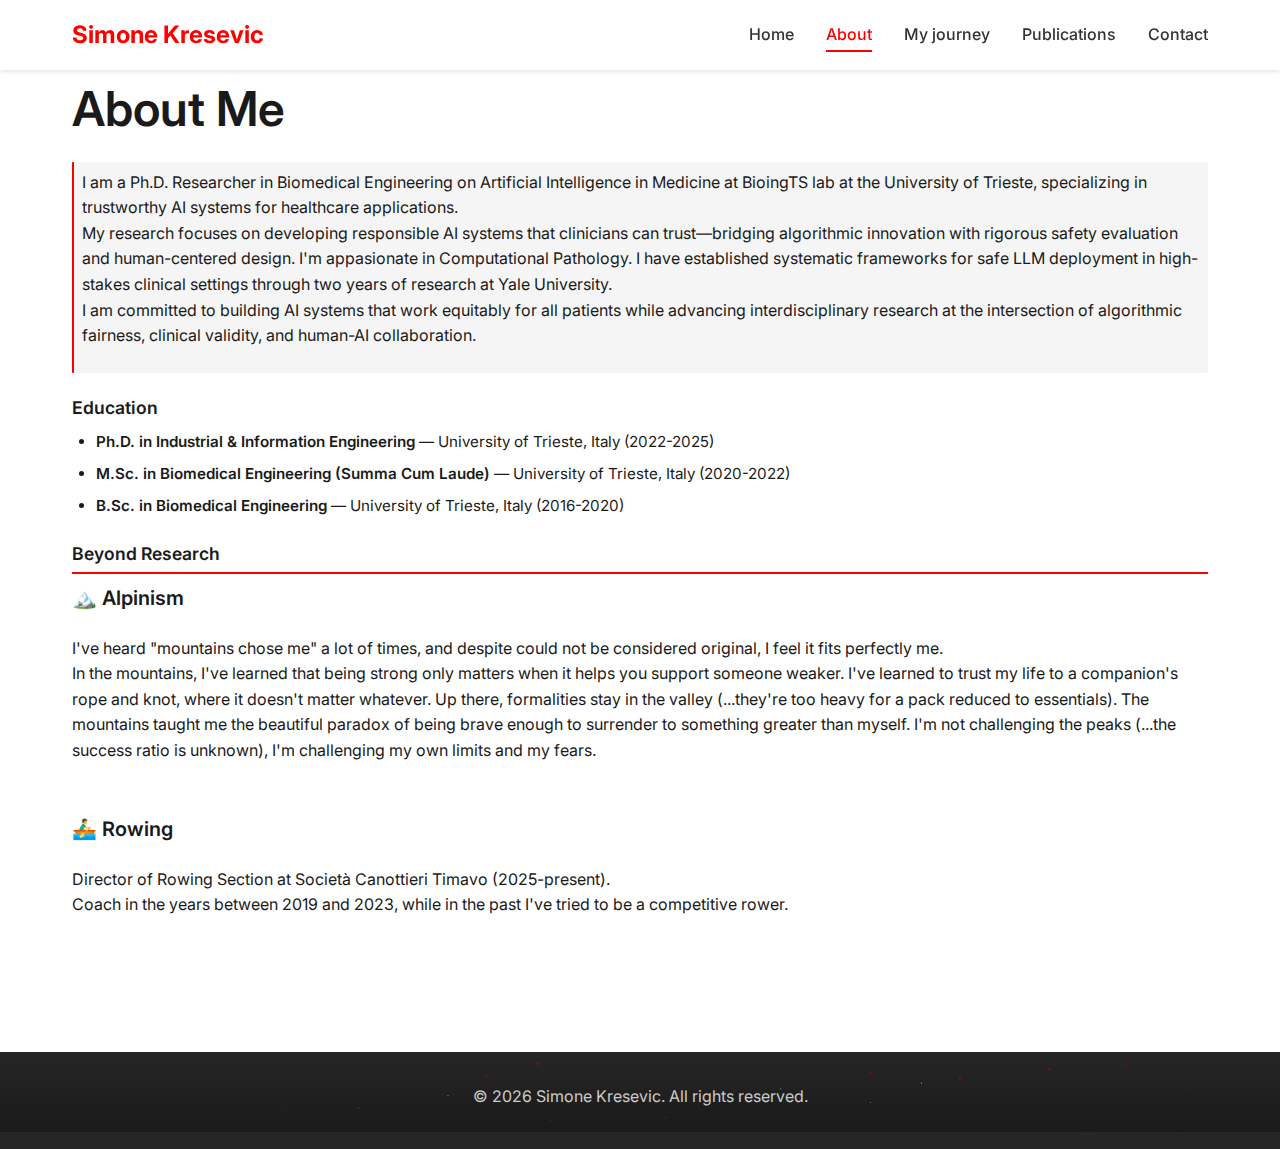
<file: about.html>
<!DOCTYPE html>
<html lang="en">
<head>
    <meta charset="UTF-8">
    <meta name="viewport" content="width=device-width, initial-scale=1.0">
    <title>About | Simone Kresevic</title>
    <link rel="stylesheet" href="styles.css">
    <link rel="preconnect" href="https://fonts.googleapis.com">
    <link rel="preconnect" href="https://fonts.gstatic.com" crossorigin>
    <link href="https://fonts.googleapis.com/css2?family=Inter:wght@300;400;500;600;700&family=Caveat:wght@400;600;700&display=swap" rel="stylesheet">
</head>
<body>
    <!-- Navigation -->
    <nav class="navbar">
        <div class="nav-container">
            <div class="nav-brand">Simone Kresevic</div>
            <ul class="nav-menu">
                <li><a href="index.html" class="nav-link">Home</a></li>
                <li><a href="about.html" class="nav-link active">About</a></li>
                <li><a href="research.html" class="nav-link">My journey</a></li>
                <li><a href="https://scholar.google.com/citations?user=6Oiq5h4AAAAJ&hl=it&oi=ao"  class="nav-link" target="_blank" rel="noopener noreferrer">Publications</a></li>
                <li><a href="contact.html" class="nav-link">Contact</a></li>
            </ul>
            <div class="hamburger">
                <span></span>
                <span></span>
                <span></span>
            </div>
        </div>
    </nav>

    <!-- About Section -->
    <section class="page-section about">
        <div class="container">
            <h1 class="page-title">About Me </h1>
            
            <div class="about-content">
                <div class="education-compact">
                    <p>
                        I am a Ph.D. Researcher in Biomedical Engineering on Artificial Intelligence in Medicine at BioingTS lab at the University of Trieste, 
                        specializing in trustworthy AI systems for healthcare applications.
                    <br>
                        My research focuses on developing responsible AI systems that clinicians can trust—bridging algorithmic 
                        innovation with rigorous safety evaluation and human-centered design. I'm appasionate in Computational Pathology. I have established 
                        systematic frameworks for safe LLM deployment in high-stakes clinical settings through two years of research 
                        at Yale University.
                    <br>
                        I am committed to building AI systems that work equitably for all patients while advancing interdisciplinary 
                        research at the intersection of algorithmic fairness, clinical validity, and human-AI collaboration.
                </div>
                    
                    
                    <!-- 
                    <h2 class="subsection-title">Education</h2>
                        <div class="education-item">
                        <div class="edu-header">
                            <h3>Ph.D. in Industrial & Information Engineering</h3>
                            <span class="edu-date">Dec. 2022 - Dec. 2026</span>
                        </div>
                        <p class="edu-institution">University of Trieste, Italy</p>
                        <p class="edu-detail">Specialization: Bioengineering and Artificial Intelligence 
                        </br> PNRR/Ateneo fellowship (co-funded with Prodigys s.r.l.)
                        </br> <strong>Supervisors:</strong> Prof. A. Accardo, Prof. M. Ajcevic</p>
                    </div>
                    
                    <div class="education-item">
                        <div class="edu-header">
                            <h3>M.Sc. in Biomedical Engineering</h3>
                            <span class="edu-date">Oct. 2020 - Oct. 2022</span>
                        </div>
                        <p class="edu-institution">(110/110 Summa Cum Laude), University of Trieste, Italy</p>
                        <p class="edu-detail"> <strong>Thesis:</strong> Convolutional neural networks for diagnosis and prediction of liver disease from ultrasound imaging
                        </br> <strong>Supervisor:</strong> Prof. A. Accardo</p>
                    </div> -->
                    <h3 class="edu-compact-title">Education</h3>
                    <ul class="education-list">
                        <li class="edu-list-item">
                            <strong>Ph.D. in Industrial & Information Engineering</strong> — University of Trieste, Italy (2022-2025)
                        </li>
                        <li class="edu-list-item">
                            <strong>M.Sc. in Biomedical Engineering (Summa Cum Laude)</strong> — University of Trieste, Italy (2020-2022) 
                        </li>
                        <li class="edu-list-item">
                            <strong>B.Sc. in Biomedical Engineering</strong> — University of Trieste, Italy (2016-2020) 
                        </li>
                    </ul>
                </div>

                <h3 class="edu-compact-title beyond-research-title">Beyond Research</h3>
                    
  
                    
                    <div class="extra-activities">
                        <div class="activity-card">
                            <h5>🏔️ Alpinism</h5>
                            <br>
                            <p>I've heard "mountains chose me" a lot of times, and despite could not be considered original, I feel it fits perfectly me. 
                            <br>In the mountains, I've learned that being strong only matters when it helps you support someone weaker. I've learned to trust my life to a companion's rope and knot, where it doesn't matter whatever. Up there, formalities stay in the valley (...they're too heavy for a pack reduced to essentials).
                            The mountains taught me the beautiful paradox of being brave enough to surrender to something greater than myself. I'm not challenging the peaks (...the success ratio is unknown), I'm challenging my own limits and my fears. 
                        </div>
                        
                        <div class="activity-card">
                            <h5>🚣‍♂️ Rowing</h5>
                            <p><br>Director of Rowing Section at Società Canottieri Timavo (2025-present). 
                                <br> Coach in the years between 2019 and 2023, while in the past I've tried to be a competitive rower.</p>
                        </div>
                    </div>
                </div>
            </div>
        </div>
    </section>
    <!-- Contact Popup -->
    <div id="contactPopup" class="popup-overlay">
        <div class="popup-content">
            <button class="popup-close" id="closePopup">&times;</button>
            <h3>Contact Information</h3>
            <div class="contact-details">
                <div class="contact-item-popup">
                    <svg width="20" height="20" viewBox="0 0 24 24" fill="var(--epfl-red)">
                        <path d="M20 4H4c-1.1 0-1.99.9-1.99 2L2 18c0 1.1.9 2 2 2h16c1.1 0 2-.9 2-2V6c0-1.1-.9-2-2-2zm0 4l-8 5-8-5V6l8 5 8-5v2z"/>
                    </svg>
                    <div>
                        <p class="contact-label">Email</p>
                        <a class="contact-value"><span>simone.kresevic@phd.units.it</span></a>
                    </div>
                </div>
                <div class="contact-item-popup">
                    <svg width="20" height="20" viewBox="0 0 24 24" fill="var(--epfl-red)">
                        <path d="M12 2C8.13 2 5 5.13 5 9c0 5.25 7 13 7 13s7-7.75 7-13c0-3.87-3.13-7-7-7zm0 9.5c-1.38 0-2.5-1.12-2.5-2.5s1.12-2.5 2.5-2.5 2.5 1.12 2.5 2.5-1.12 2.5-2.5 2.5z"/>
                    </svg>
                    <div>
                        <p class="contact-label">Work Address</p>
                        <p class="contact-value">BioingTS lab at University of Trieste</p>
                        <p class="contact-value">Via Alfonso Valerio, C3 Building</p>
                        <p class="contact-value">Trieste, Italy</p>
                    </div>
                </div>
            </div>
        </div>
    </div>

    <!-- Footer -->
    <footer class="footer">
        <div class="container">
            <p>&copy; 2025 Simone Kresevic. All rights reserved.</p>
        </div>
    </footer>

    <script src="script.js"></script>
    <script src="about-galleries.js"></script>
</body>
</html>
</file>
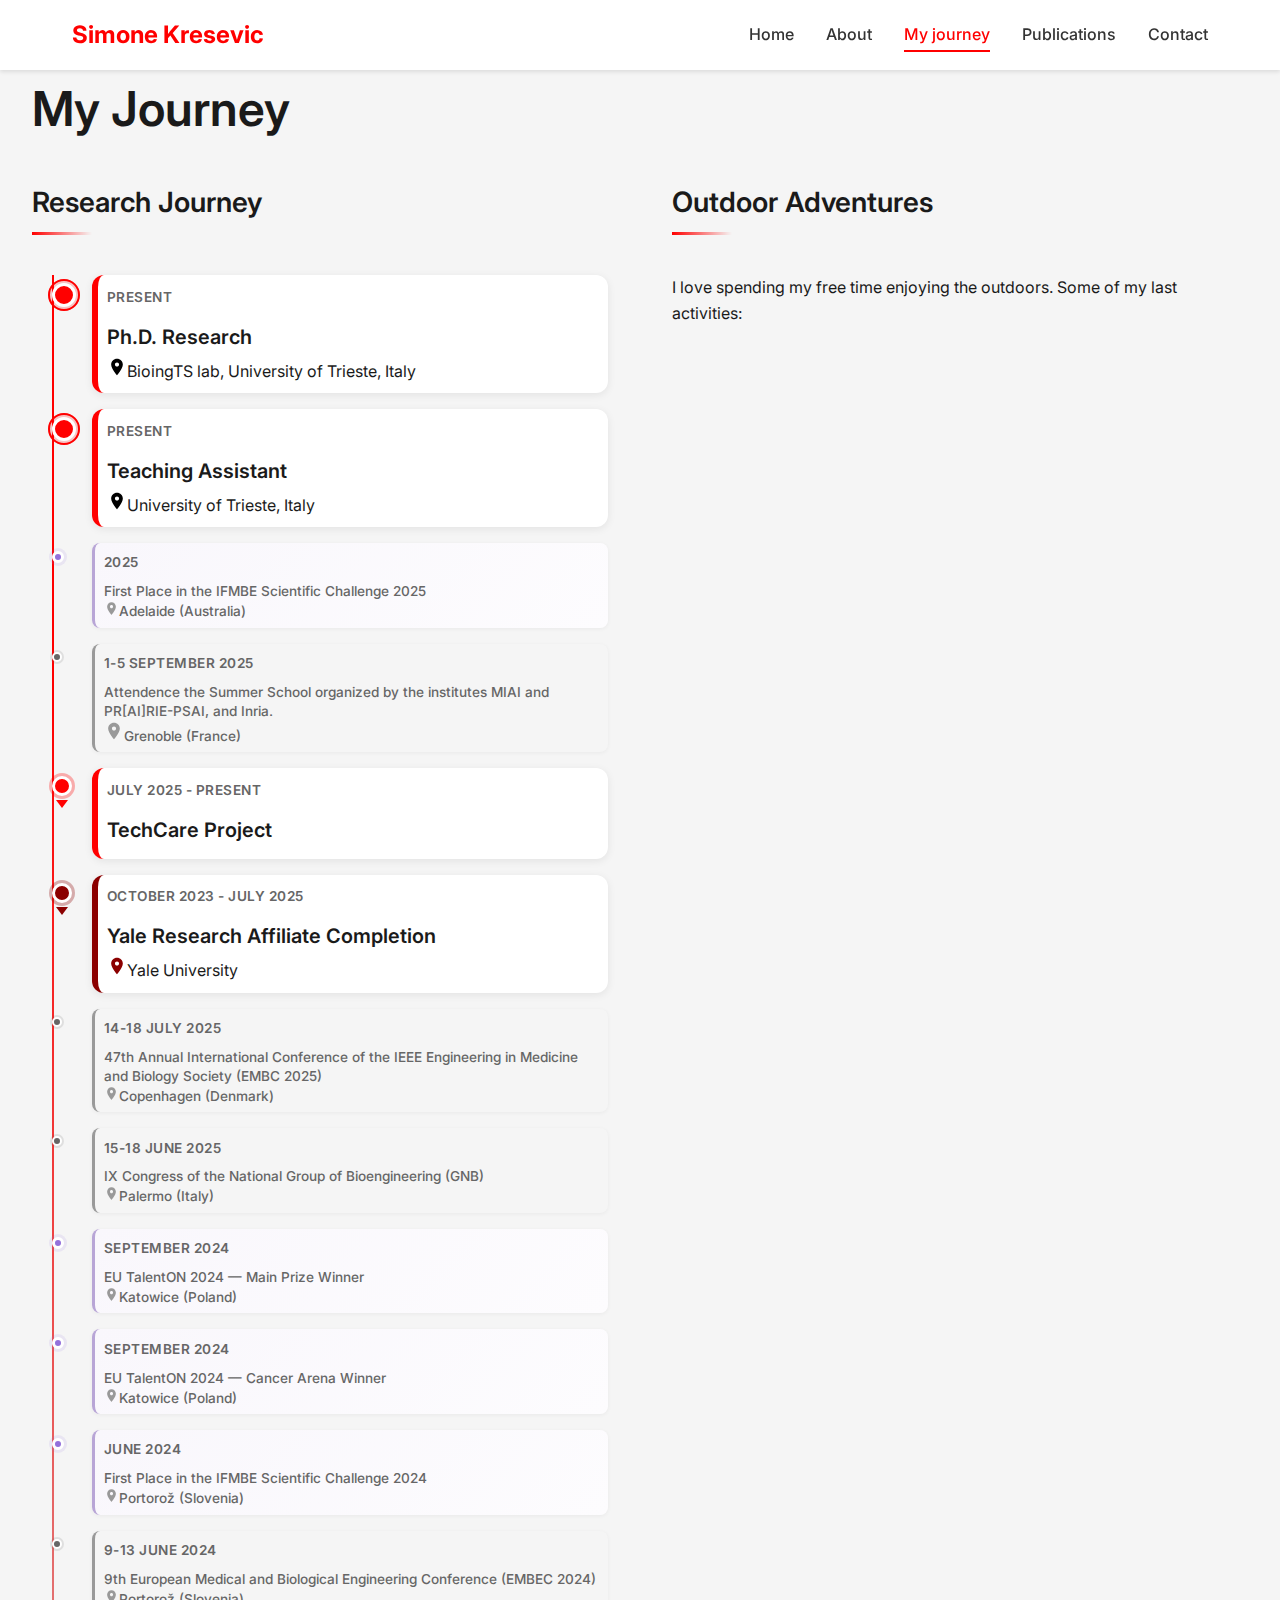
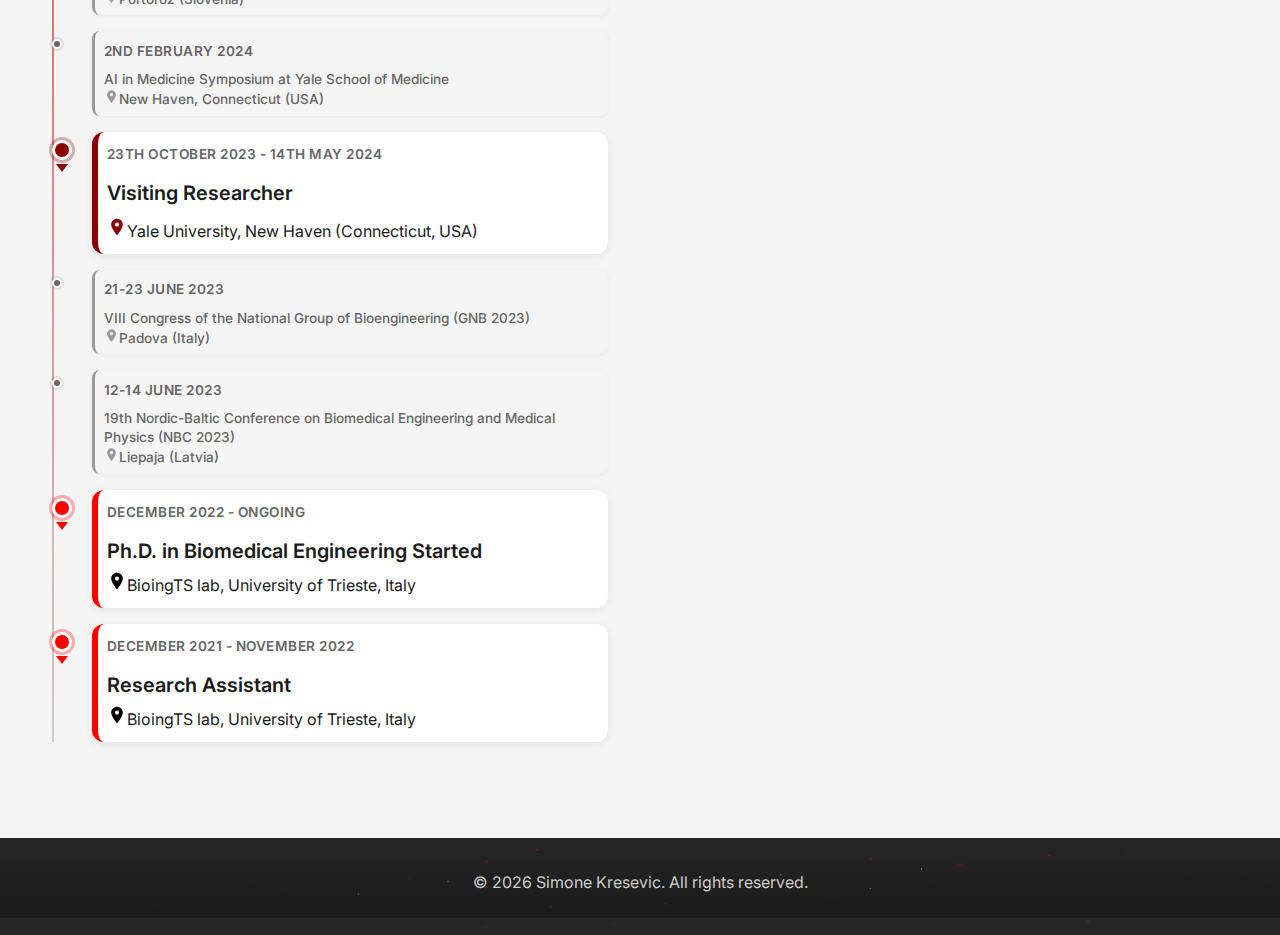
<file: research.html>
<!DOCTYPE html>
<!-- 🧗‍♂️⛰️ -->
<html lang="en">
<head>
    <meta charset="UTF-8">
    <meta name="viewport" content="width=device-width, initial-scale=1.0">
    <title>Research | Simone Kresevic</title>
    <link rel="stylesheet" href="styles.css">
    <link rel="preconnect" href="https://fonts.googleapis.com">
    <link rel="preconnect" href="https://fonts.gstatic.com" crossorigin>
    <link href="https://fonts.googleapis.com/css2?family=Inter:wght@300;400;500;600;700&family=Caveat:wght@400;600;700&display=swap" rel="stylesheet">
</head>
<body>
    <!-- Navigation -->
    <nav class="navbar">
        <div class="nav-container">
            <div class="nav-brand">Simone Kresevic</div>
            <ul class="nav-menu">
                <li><a href="index.html" class="nav-link">Home</a></li>
                <li><a href="about.html" class="nav-link">About</a></li>
                <li><a href="research.html" class="nav-link active">My journey</a></li>
                <li><a href="https://scholar.google.com/citations?user=6Oiq5h4AAAAJ&hl=it&oi=ao"  class="nav-link" target="_blank" rel="noopener noreferrer">Publications</a></li>
                <li><a href="contact.html" class="nav-link">Contact</a></li>
            </ul>
            <div class="hamburger">
                <span></span>
                <span></span>
                <span></span>
            </div>
        </div>
    </nav>

    <!-- Research Section -->
    <section class="page-section research">
        <div class="container-wide">
            <h1 class="page-title">My Journey</h1>
            
            <!-- Two Column Layout -->
            <div class="research-layout">
                
                <!-- Left Column: Timeline -->
                <div class="timeline-column">
                    <h2 class="column-title">Research Journey</h2>
                    <div class="elegant-timeline">
                        <!-- Present / Ongoing -->
                        <div class="timeline-item major" data-event="phd-ongoing">
                            <div class="timeline-marker current">
                                <div class="marker-dot"></div>
                                <div class="marker-ring"></div>
                            </div>
                            <div class="timeline-content">
                                <span class="timeline-date">Present</span>
                                <h3>Ph.D. Research</h3>
                                <svg width="20" height="20" viewBox="0 0 24 24" fill="var(--favCol-red)">
                                        <path d="M12 2C8.13 2 5 5.13 5 9c0 5.25 7 13 7 13s7-7.75 7-13c0-3.87-3.13-7-7-7zm0 9.5c-1.38 0-2.5-1.12-2.5-2.5s1.12-2.5 2.5-2.5 2.5 1.12 2.5 2.5-1.12 2.5-2.5 2.5z"/>
                                </svg>BioingTS lab, University of Trieste, Italy
                            </div>
                        </div>
                        <!-- Present / Ongoing -->
                        <div class="timeline-item major" data-event="teaching-assistant">
                            <div class="timeline-marker current">
                                <div class="marker-dot"></div>
                                <div class="marker-ring"></div>
                            </div>
                            <div class="timeline-content">
                                <span class="timeline-date">Present</span>
                                <h3>Teaching Assistant</h3>
                                <svg width="20" height="20" viewBox="0 0 24 24" fill="var(--favCol-red)">
                                        <path d="M12 2C8.13 2 5 5.13 5 9c0 5.25 7 13 7 13s7-7.75 7-13c0-3.87-3.13-7-7-7zm0 9.5c-1.38 0-2.5-1.12-2.5-2.5s1.12-2.5 2.5-2.5 2.5 1.12 2.5 2.5-1.12 2.5-2.5 2.5z"/>
                                </svg>University of Trieste, Italy
                            </div>
                        </div>
                        <!-- IFMBE 2025 -->
                        <div class="timeline-item conference award" data-event="ifmbe-challenge-2025">
                            <div class="timeline-marker award-marker">
                                <div class="marker-dot"></div>
                            </div>
                            <div class="timeline-content conference-content">
                                <span class="timeline-date">2025</span>
                                <h6>First Place in the IFMBE Scientific Challenge 2025<br> 
                                    <svg width="15" height="15" viewBox="0 0 24 24" fill="var(--neutral-light)">
                                        <path d="M12 2C8.13 2 5 5.13 5 9c0 5.25 7 13 7 13s7-7.75 7-13c0-3.87-3.13-7-7-7zm0 9.5c-1.38 0-2.5-1.12-2.5-2.5s1.12-2.5 2.5-2.5 2.5 1.12 2.5 2.5-1.12 2.5-2.5 2.5z"/>
                                    </svg>Adelaide (Australia)</h6>
                            </div>
                        </div>
                        <!-- PAISS 2025 -->
                        <div class="timeline-item conference" data-event="PAISS2025">
                            <div class="timeline-marker conference-marker">
                                <div class="marker-dot"></div>
                            </div>
                            <div class="timeline-content conference-content">
                                <span class="timeline-date">1-5 September 2025</span>
                                <h6>Attendence the Summer School organized by the institutes MIAI and PR[AI]RIE-PSAI, and Inria. <br> 
                                    <svg width="20" height="20" viewBox="0 0 24 24" fill="var(--neutral-light)">
                                        <path d="M12 2C8.13 2 5 5.13 5 9c0 5.25 7 13 7 13s7-7.75 7-13c0-3.87-3.13-7-7-7zm0 9.5c-1.38 0-2.5-1.12-2.5-2.5s1.12-2.5 2.5-2.5 2.5 1.12 2.5 2.5-1.12 2.5-2.5 2.5z"/>
                                    </svg>Grenoble (France)</h6>
                            </div>
                        </div>
                        <!-- TechCare Project -->
                        <div class="timeline-item major" data-event="techcare-exp">
                            <div class="timeline-marker prolonged-start">
                                <div class="marker-dot"></div>
                                <div class="marker-arrow"></div>
                            </div>
                            <div class="timeline-content">
                                <span class="timeline-date">July 2025 - Present</span>
                                <h3>TechCare Project</h3>
                            </div>
                        </div>
                        <!-- Yale End -->
                        <div class="timeline-item major yale-item" data-event="yalePeriod">
                            <div class="timeline-marker prolonged-start yale">
                                <div class="marker-arrow"></div>
                                <div class="marker-dot"></div>
                            </div>
                            <div class="timeline-content">
                                <span class="timeline-date">October 2023 - July 2025</span>
                                <h3>Yale Research Affiliate Completion</h3>
                                <svg width="20" height="20" viewBox="0 0 24 24" fill="#8b0000">
                                        <path d="M12 2C8.13 2 5 5.13 5 9c0 5.25 7 13 7 13s7-7.75 7-13c0-3.87-3.13-7-7-7zm0 9.5c-1.38 0-2.5-1.12-2.5-2.5s1.12-2.5 2.5-2.5 2.5 1.12 2.5 2.5-1.12 2.5-2.5 2.5z"/>
                                </svg>Yale University
                            </div>
                        </div>
                        <!-- EMBC 2025 -->
                        <div class="timeline-item conference" data-event="EMBC2025">
                            <div class="timeline-marker conference-marker">
                                <div class="marker-dot"></div>
                            </div>
                            <div class="timeline-content conference-content">
                                <span class="timeline-date">14-18 July 2025</span>
                                <h6>47th Annual International Conference of the IEEE Engineering in Medicine and Biology Society (EMBC 2025) <br> 
                                    <svg width="15" height="15" viewBox="0 0 24 24" fill="var(--neutral-light)">
                                        <path d="M12 2C8.13 2 5 5.13 5 9c0 5.25 7 13 7 13s7-7.75 7-13c0-3.87-3.13-7-7-7zm0 9.5c-1.38 0-2.5-1.12-2.5-2.5s1.12-2.5 2.5-2.5 2.5 1.12 2.5 2.5-1.12 2.5-2.5 2.5z"/>
                                    </svg>Copenhagen (Denmark)</h6>
                            </div>
                        </div>
                        <!-- GNB 2025 -->
                        <div class="timeline-item conference" data-event="GNB2025">
                            <div class="timeline-marker conference-marker">
                                <div class="marker-dot"></div>
                            </div>
                            <div class="timeline-content conference-content">
                                <span class="timeline-date">15-18 June 2025</span>
                                <h6>IX Congress of the National Group of Bioengineering (GNB) <br> 
                                    <svg width="15" height="15" viewBox="0 0 24 24" fill="var(--neutral-light)">
                                        <path d="M12 2C8.13 2 5 5.13 5 9c0 5.25 7 13 7 13s7-7.75 7-13c0-3.87-3.13-7-7-7zm0 9.5c-1.38 0-2.5-1.12-2.5-2.5s1.12-2.5 2.5-2.5 2.5 1.12 2.5 2.5-1.12 2.5-2.5 2.5z"/>
                                    </svg>Palermo (Italy)</h6>
                            </div>
                        </div>
                        <!-- EU TalentON Main Prize -->
                        <div class="timeline-item conference award" data-event="eu-talenton-main">
                            <div class="timeline-marker award-marker">
                                <div class="marker-dot"></div>
                            </div>
                            <div class="timeline-content conference-content">
                                <span class="timeline-date">September 2024</span>
                                <h6>EU TalentON 2024 — Main Prize Winner<br> 
                                    <svg width="15" height="15" viewBox="0 0 24 24" fill="var(--neutral-light)">
                                        <path d="M12 2C8.13 2 5 5.13 5 9c0 5.25 7 13 7 13s7-7.75 7-13c0-3.87-3.13-7-7-7zm0 9.5c-1.38 0-2.5-1.12-2.5-2.5s1.12-2.5 2.5-2.5 2.5 1.12 2.5 2.5-1.12 2.5-2.5 2.5z"/>
                                    </svg>Katowice (Poland)</h6>
                            </div>
                        </div>

                        <!-- EU TalentON Cancer Arena -->
                        <div class="timeline-item conference award" data-event="eu-talenton-cancer">
                            <div class="timeline-marker award-marker">
                                <div class="marker-dot"></div>
                            </div>
                            <div class="timeline-content conference-content">
                                <span class="timeline-date">September 2024</span>
                                <h6>EU TalentON 2024 — Cancer Arena Winner<br> 
                                    <svg width="15" height="15" viewBox="0 0 24 24" fill="var(--neutral-light)">
                                        <path d="M12 2C8.13 2 5 5.13 5 9c0 5.25 7 13 7 13s7-7.75 7-13c0-3.87-3.13-7-7-7zm0 9.5c-1.38 0-2.5-1.12-2.5-2.5s1.12-2.5 2.5-2.5 2.5 1.12 2.5 2.5-1.12 2.5-2.5 2.5z"/>
                                    </svg>Katowice (Poland)</h6>
                            </div>
                        </div>
                        <!-- IFMBE 2024 -->
                        <div class="timeline-item conference award" data-event="ifmbe-challenge-2024">
                            <div class="timeline-marker award-marker">
                                <div class="marker-dot"></div>
                            </div>
                            <div class="timeline-content conference-content">
                                <span class="timeline-date">June 2024</span>
                                <h6>First Place in the IFMBE Scientific Challenge 2024<br> 
                                    <svg width="15" height="15" viewBox="0 0 24 24" fill="var(--neutral-light)">
                                        <path d="M12 2C8.13 2 5 5.13 5 9c0 5.25 7 13 7 13s7-7.75 7-13c0-3.87-3.13-7-7-7zm0 9.5c-1.38 0-2.5-1.12-2.5-2.5s1.12-2.5 2.5-2.5 2.5 1.12 2.5 2.5-1.12 2.5-2.5 2.5z"/>
                                    </svg>Portorož (Slovenia)</h6>
                            </div>
                        </div>
                        <!-- EMBEC 2024 -->
                        <div class="timeline-item conference" data-event="EMBEC2024">
                            <div class="timeline-marker conference-marker">
                                <div class="marker-dot"></div>
                            </div>
                            <div class="timeline-content conference-content">
                                <span class="timeline-date">9-13 June 2024</span>
                                <h6>9th European Medical and Biological Engineering Conference (EMBEC 2024) <br> 
                                    <svg width="15" height="15" viewBox="0 0 24 24" fill="var(--neutral-light)">
                                        <path d="M12 2C8.13 2 5 5.13 5 9c0 5.25 7 13 7 13s7-7.75 7-13c0-3.87-3.13-7-7-7zm0 9.5c-1.38 0-2.5-1.12-2.5-2.5s1.12-2.5 2.5-2.5 2.5 1.12 2.5 2.5-1.12 2.5-2.5 2.5z"/>
                                    </svg>Portorož (Slovenia)</h6>
                            </div>
                        </div>
                        <!-- Yale Symposium -->
                        <div class="timeline-item conference" data-event="YaleSymposium2024">
                            <div class="timeline-marker conference-marker">
                                <div class="marker-dot"></div>
                            </div>
                            <div class="timeline-content conference-content">
                                <span class="timeline-date">2nd February 2024</span>
                                <h6>AI in Medicine Symposium at Yale School of Medicine <br> 
                                    <svg width="15" height="15" viewBox="0 0 24 24" fill="var(--neutral-light)">
                                        <path d="M12 2C8.13 2 5 5.13 5 9c0 5.25 7 13 7 13s7-7.75 7-13c0-3.87-3.13-7-7-7zm0 9.5c-1.38 0-2.5-1.12-2.5-2.5s1.12-2.5 2.5-2.5 2.5 1.12 2.5 2.5-1.12 2.5-2.5 2.5z"/>
                                    </svg>New Haven, Connecticut (USA)</h6>
                            </div>
                        </div>
                        <!-- Yale Start -->
                        <div class="timeline-item major yale-item" data-event="yalePeriod">
                            <div class="timeline-marker prolonged-start yale">
                                <div class="marker-dot"></div>
                                <div class="marker-arrow"></div>
                            </div>
                            <div class="timeline-content">
                                <span class="timeline-date">23th October 2023 - 14th May 2024</span>
                                <h3>Visiting Researcher</h3>
                                <p class="timeline-subtitle"></p>
                                <svg width="20" height="20" viewBox="0 0 24 24" fill="#8b0000">
                                        <path d="M12 2C8.13 2 5 5.13 5 9c0 5.25 7 13 7 13s7-7.75 7-13c0-3.87-3.13-7-7-7zm0 9.5c-1.38 0-2.5-1.12-2.5-2.5s1.12-2.5 2.5-2.5 2.5 1.12 2.5 2.5-1.12 2.5-2.5 2.5z"/>
                                </svg>Yale University, New Haven (Connecticut, USA)</h6>
                            </div>
                        </div>
                        <!-- Conference at Padova -->
                        <div class="timeline-item conference" data-event="GNB2023">
                            <div class="timeline-marker conference-marker">
                                <div class="marker-dot"></div>
                            </div>
                            <div class="timeline-content conference-content">
                                <span class="timeline-date">21-23 June 2023</span>
                                <h6>VIII Congress of the National Group of Bioengineering (GNB 2023) <br> 
                                    <svg width="15" height="15" viewBox="0 0 24 24" fill="var(--neutral-light)">
                                        <path d="M12 2C8.13 2 5 5.13 5 9c0 5.25 7 13 7 13s7-7.75 7-13c0-3.87-3.13-7-7-7zm0 9.5c-1.38 0-2.5-1.12-2.5-2.5s1.12-2.5 2.5-2.5 2.5 1.12 2.5 2.5-1.12 2.5-2.5 2.5z"/>
                                    </svg>Padova (Italy)</h6>
                            </div>
                        </div>

                        <!-- Conference at Riga -->
                        <div class="timeline-item conference" data-event="NBC2023">
                            <div class="timeline-marker conference-marker">
                                <div class="marker-dot"></div>
                            </div>
                            <div class="timeline-content conference-content">
                                <span class="timeline-date">12-14 June 2023</span>
                                <h6>19th Nordic-Baltic Conference on Biomedical Engineering and Medical Physics (NBC 2023) <br> 
                                    <svg width="15" height="15" viewBox="0 0 24 24" fill="var(--neutral-light)">
                                        <path d="M12 2C8.13 2 5 5.13 5 9c0 5.25 7 13 7 13s7-7.75 7-13c0-3.87-3.13-7-7-7zm0 9.5c-1.38 0-2.5-1.12-2.5-2.5s1.12-2.5 2.5-2.5 2.5 1.12 2.5 2.5-1.12 2.5-2.5 2.5z"/>
                                    </svg>Liepaja (Latvia)</h6>
                            </div>
                        </div>
                        <!-- PhD Start -->
                        <div class="timeline-item major" data-event="phd-ongoing">
                            <div class="timeline-marker prolonged-start">
                                <div class="marker-dot"></div>
                                <div class="marker-arrow"></div>
                            </div>
                            <div class="timeline-content">
                                <span class="timeline-date">December 2022 - ONGOING</span>
                                <h3>Ph.D. in Biomedical Engineering Started</h3>
                                <svg width="20" height="20" viewBox="0 0 24 24" fill="var(--favCol-red)">
                                        <path d="M12 2C8.13 2 5 5.13 5 9c0 5.25 7 13 7 13s7-7.75 7-13c0-3.87-3.13-7-7-7zm0 9.5c-1.38 0-2.5-1.12-2.5-2.5s1.12-2.5 2.5-2.5 2.5 1.12 2.5 2.5-1.12 2.5-2.5 2.5z"/>
                                </svg>BioingTS lab, University of Trieste, Italy</h6>
                            </div>
                        </div>
                        
                        <!-- Research Assistant -->
                        <div class="timeline-item major" data-event="research-assistant">
                            <div class="timeline-marker prolonged-start">
                                <div class="marker-dot"></div>
                                <div class="marker-arrow"></div>
                            </div>
                            <div class="timeline-content">
                                <span class="timeline-date">December 2021 - November 2022</span>
                                <h3>Research Assistant</h3>
                                <svg width="20" height="20" viewBox="0 0 24 24" fill="var(--favCol-red)">
                                        <path d="M12 2C8.13 2 5 5.13 5 9c0 5.25 7 13 7 13s7-7.75 7-13c0-3.87-3.13-7-7-7zm0 9.5c-1.38 0-2.5-1.12-2.5-2.5s1.12-2.5 2.5-2.5 2.5 1.12 2.5 2.5-1.12 2.5-2.5 2.5z"/>
                                </svg>BioingTS lab, University of Trieste, Italy</h6>
                            </div>
                        </div>
                        
                    </div>
                </div>
                
                <!-- Right Column: Mountain Adventures -->
                <div class="adventures-column">
                    <h2 class="column-title">Outdoor Adventures</h2>
                    <p>I love spending my free time enjoying the outdoors. Some of my last activities:</p>
                    
                    <!-- <div class="adventures-stack">
                        
                        <div class="adventure-card" data-adventure="adventure-1">
                            <div class="adventure-header">
                                <div class="adventure-icon">🧗‍♂️</div>
                                <span class="adventure-type">Rock Climbing</span>
                            </div>
                            <h4>Weekend in Val di Mello</h4>
                            <p class="adventure-period">Summer 2025</p>
                            <p class="adventure-desc">Multi-pitch climbing adventure in one of Italy's most beautiful granite valleys.</p>
                        </div>
                        
                        <div class="adventure-card" data-adventure="adventure-2">
                            <div class="adventure-header">
                                <div class="adventure-icon">⛰️</div>
                                <span class="adventure-type">Alpinism</span>
                            </div>
                            <h4>Triglav North Face</h4>
                            <p class="adventure-period">August 2024</p>
                            <p class="adventure-desc">Classic alpine route on Slovenia's highest peak - challenging mixed terrain and stunning exposure.</p>
                        </div>

                        <div class="adventure-card" data-adventure="adventure-3">
                            <div class="adventure-header">
                                <div class="adventure-icon">🏔️</div>
                                <span class="adventure-type">Mountain Hiking</span>
                            </div>
                            <h4>Dolomites Traverse</h4>
                            <p class="adventure-period">July 2024</p>
                            <p class="adventure-desc">Multi-day hut-to-hut trek through the heart of the Dolomites.</p>
                        </div>

                        <div class="adventure-card" data-adventure="adventure-4">
                            <div class="adventure-header">
                                <div class="adventure-icon">🧗‍♂️</div>
                                <span class="adventure-type">Rock Climbing</span>
                            </div>
                            <h4>Cinque Torri</h4>
                            <p class="adventure-period">Spring 2024</p>
                            <p class="adventure-desc">Historic climbing area in the Dolomites with routes dating back to the early days of alpinism.</p>
                        </div>
                        
                        <div class="adventure-card" data-adventure="adventure-5">
                            <div class="adventure-header">
                                <div class="adventure-icon">⛰️</div>
                                <span class="adventure-type">Alpinism</span>
                            </div>
                            <h4>Julian Alps Winter Ascent</h4>
                            <p class="adventure-period">Winter 2023</p>
                            <p class="adventure-desc">Winter mountaineering in challenging conditions, testing technical skills and endurance.</p>
                        </div>
                        
                    </div>
                </div> -->
                
            </div>
        </div>
    </section>

    <!-- Event Detail Popup -->
    <div id="eventPopup" class="popup-overlay">
        <div class="popup-content event-popup-content">
            <button class="popup-close">&times;</button>
            <h3 id="eventTitle"></h3>
            <p class="event-institution" id="eventInstitution"></p>
            <p class="event-detail" id="eventDetail"></p>
            <div class="event-description" id="eventDescription"></div>
            
            <!-- Photo Gallery -->
            <div class="popup-gallery" id="eventGallery"></div>
        </div>
    </div>

    <!-- Project Detail Popup -->
    <div id="projectPopup" class="popup-overlay">
        <div class="popup-content project-popup-content">
            <button class="popup-close">&times;</button>
            <h3 id="projectTitle"></h3>
            <p class="project-role-detail" id="projectRole"></p>
            <p class="project-institution-detail" id="projectInstitution"></p>
            <div class="project-description-detail" id="projectDescription"></div>
            
            <!-- Photo Gallery -->
            <div class="popup-gallery" id="projectGallery"></div>
        </div>
    </div>

    <!-- Contact Popup -->
    <div id="contactPopup" class="popup-overlay">
        <div class="popup-content">
            <button class="popup-close" id="closePopup">&times;</button>
            <h3>Contact Information</h3>
            <div class="contact-details">
                <div class="contact-item-popup">
                    <svg width="20" height="20" viewBox="0 0 24 24" fill="var(--favCol-red)">
                        <path d="M20 4H4c-1.1 0-1.99.9-1.99 2L2 18c0 1.1.9 2 2 2h16c1.1 0 2-.9 2-2V6c0-1.1-.9-2-2-2zm0 4l-8 5-8-5V6l8 5 8-5v2z"/>
                    </svg>
                    <div>
                        <p class="contact-label">Email</p>
                        <a class="contact-value"><span>simone.kresevic@phd.units.it</span></a>
                    </div>
                </div>
                <div class="contact-item-popup">
                    <svg width="20" height="20" viewBox="0 0 24 24" fill="var(--favCol-red)">
                        <path d="M12 2C8.13 2 5 5.13 5 9c0 5.25 7 13 7 13s7-7.75 7-13c0-3.87-3.13-7-7-7zm0 9.5c-1.38 0-2.5-1.12-2.5-2.5s1.12-2.5 2.5-2.5 2.5 1.12 2.5 2.5-1.12 2.5-2.5 2.5z"/>
                    </svg>
                    <div>
                        <p class="contact-label">Work Address</p>
                        <p class="contact-value">BioingTS lab at University of Trieste</p>
                        <p class="contact-value">Via Alfonso Valerio, C3 Building</p>
                        <p class="contact-value">Trieste, Italy</p>
                    </div>
                </div>
            </div>
        </div>
    </div>

    <!-- Footer -->
    <footer class="footer">
        <div class="container">
            <p>&copy; 2025 Simone Kresevic. All rights reserved.</p>
        </div>
    </footer>

    <script src="script.js"></script>
    <script src="research-timeline.js"></script>
</body>
</html>
</file>
<file: styles.css>
/* ===========================
   CSS Reset & Base Styles
   =========================== */

* {
    margin: 0;
    padding: 0;
    box-sizing: border-box;
}

:root {
    /* EPFL Colors */
    --epfl-red: #ff0000;
    --epfl-red-dark: #cc0000;
    --epfl-red-light: #ff3333;
    
    /* Neutral Colors */
    --neutral-dark: #1a1a1a;
    --neutral-gray: #333333;
    --neutral-medium: #666666;
    --neutral-light: #999999;
    --neutral-lighter: #cccccc;
    --neutral-lightest: #f5f5f5;
    --white: #ffffff;
    
    /* Accent Colors */
    --accent-blue: #0066cc;
    --accent-green: #00cc66;
    
    /* Shadows */
    --shadow-sm: 0 2px 4px rgba(0, 0, 0, 0.1);
    --shadow-md: 0 4px 6px rgba(0, 0, 0, 0.1);
    --shadow-lg: 0 10px 20px rgba(0, 0, 0, 0.15);
    
    /* Transitions */
    --transition-fast: 0.2s ease;
    --transition-normal: 0.3s ease;
    --transition-slow: 0.5s ease;
}

html {
    scroll-behavior: smooth;
}

body {
    font-family: 'Inter', -apple-system, BlinkMacSystemFont, 'Segoe UI', Roboto, Oxygen, Ubuntu, Cantarell, sans-serif;
    line-height: 1.6;
    color: var(--neutral-dark);
    background-color: var(--white);
    overflow-x: hidden;
}

.container {
    max-width: 1200px;
    margin: 0 auto;
    padding: 0 2rem;
}

/* ===========================
   Typography
   =========================== */

h1, h2, h3, h4, h5, h6 {
    line-height: 1.2;
    font-weight: 600;
    color: var(--neutral-dark);
}

h1 { font-size: 3rem; }
h2 { font-size: 2.5rem; }
h3 { font-size: 2rem; }
h4 { font-size: 1.5rem; }
h5 { font-size: 1.25rem; }
h6 { font-size: 1rem; }

p {
    margin-bottom: 1rem;
}

a {
    text-decoration: none;
    color: var(--epfl-red);
    transition: color var(--transition-fast);
}

a:hover {
    color: var(--epfl-red-dark);
}

.lead {
    font-size: 1.25rem;
    font-weight: 400;
    color: var(--neutral-medium);
}

/* ===========================
   Navigation
   =========================== */

.navbar {
    position: fixed;
    top: 0;
    width: 100%;
    background-color: var(--white);
    box-shadow: var(--shadow-sm);
    z-index: 1000;
    transition: all var(--transition-normal);
}

.navbar.scrolled {
    box-shadow: var(--shadow-md);
}

.nav-container {
    max-width: 1200px;
    margin: 0 auto;
    padding: 1rem 2rem;
    display: flex;
    justify-content: space-between;
    align-items: center;
}

.nav-brand {
    font-size: 1.5rem;
    font-weight: 700;
    color: var(--epfl-red);
}

.nav-menu {
    display: flex;
    list-style: none;
    gap: 2rem;
}

.nav-link {
    color: var(--neutral-gray);
    font-weight: 500;
    position: relative;
    padding: 0.5rem 0;
    transition: color var(--transition-fast);
}

.nav-link::after {
    content: '';
    position: absolute;
    bottom: 0;
    left: 0;
    width: 0;
    height: 2px;
    background-color: var(--epfl-red);
    transition: width var(--transition-normal);
}

.nav-link:hover,
.nav-link.active {
    color: var(--epfl-red);
}

.nav-link:hover::after,
.nav-link.active::after {
    width: 100%;
}

.hamburger {
    display: none;
    flex-direction: column;
    cursor: pointer;
    gap: 0.3rem;
}

.hamburger span {
    width: 25px;
    height: 3px;
    background-color: var(--neutral-dark);
    transition: all var(--transition-fast);
}

/* ===========================
   Hero Section - Updated Layout
   =========================== */

.hero {
    min-height: 100vh;
    display: flex;
    align-items: center;
    justify-content: center;
    background: linear-gradient(to bottom, 
        var(--white) 0%, 
        var(--white) 35%,
        rgba(255, 255, 255, 0.98) 50%,
        rgba(255, 255, 255, 0.92) 60%,
        rgba(240, 240, 240, 0.85) 70%,
        rgba(200, 200, 200, 0.7) 78%,
        rgba(100, 100, 100, 0.5) 85%,
        rgba(50, 50, 50, 0.4) 92%,
        /* rgba(26, 26, 26, 0.7) 97%, */
        /* var(--neutral-dark) 100% */
    );
    padding: 8rem 0 4rem;
    position: relative;
    overflow: hidden;
}

/* Galaxy Background Container */
.hero::before {
    content: '';
    position: absolute;
    top: 50%;
    left: 0;
    right: 0;
    bottom: 0;
    background: radial-gradient(ellipse at 50% 80%, 
        rgba(255, 0, 0, 0.15) 0%,
        rgba(255, 51, 51, 0.08) 25%,
        rgba(204, 0, 0, 0.05) 50%,
        transparent 70%
    );
    pointer-events: none;
    z-index: 0;
}

/* Animated Stars Layer */
.hero::after {
    content: '';
    position: absolute;
    top: 50%;
    left: 0;
    right: 0;
    bottom: 0;
    background-image: 
        /* White stars - centered in ellipse (around 50% horizontal) */
        radial-gradient(2px 2px at 50% 75%, white, transparent),
        radial-gradient(1px 1px at 48% 82%, white, transparent),
        radial-gradient(2px 2px at 52% 68%, white, transparent),
        radial-gradient(1px 1px at 45% 90%, white, transparent),
        radial-gradient(1px 1px at 55% 85%, white, transparent),
        radial-gradient(2px 2px at 50% 95%, white, transparent),
        radial-gradient(1px 1px at 47% 72%, rgba(255, 51, 51, 0.6), transparent),
        radial-gradient(1px 1px at 53% 78%, rgba(255, 51, 51, 0.6), transparent),
        radial-gradient(2px 2px at 49% 88%, rgba(255, 0, 0, 0.8), transparent),
        radial-gradient(1px 1px at 51% 80%, rgba(255, 0, 0, 0.8), transparent),
        
        /* Red stars - scattered throughout */
        radial-gradient(2px 2px at 60% 70%, rgba(255, 0, 0, 0.8), transparent),
        radial-gradient(1px 1px at 50% 80%, rgba(255, 0, 0, 0.8), transparent),
        radial-gradient(1px 1px at 80% 65%, rgba(255, 0, 0, 0.8), transparent),
        radial-gradient(2px 2px at 30% 85%, rgba(255, 0, 0, 0.8), transparent),
        radial-gradient(2px 2px at 15% 90%, rgba(255, 0, 0, 0.8), transparent),
        radial-gradient(1px 1px at 70% 95%, rgba(255, 51, 51, 0.6), transparent),
        radial-gradient(1px 1px at 40% 75%, rgba(255, 51, 51, 0.6), transparent),
        radial-gradient(2px 2px at 85% 85%, rgba(255, 51, 51, 0.6), transparent),
        radial-gradient(1px 1px at 45% 88%, rgba(255, 51, 51, 0.6), transparent),
        radial-gradient(1px 1px at 65% 82%, rgba(255, 51, 51, 0.6), transparent),
        radial-gradient(2px 2px at 10% 78%, rgba(255, 0, 0, 0.7), transparent),
        radial-gradient(1px 1px at 95% 88%, rgba(255, 51, 51, 0.6), transparent),
        
        /* Additional red stars - new positions */
        radial-gradient(2px 2px at 25% 92%, rgba(255, 0, 0, 0.8), transparent),
        radial-gradient(1px 1px at 75% 88%, rgba(255, 51, 51, 0.6), transparent),
        radial-gradient(1px 1px at 35% 72%, rgba(255, 0, 0, 0.7), transparent),
        radial-gradient(2px 2px at 68% 78%, rgba(255, 51, 51, 0.6), transparent),
        radial-gradient(1px 1px at 12% 85%, rgba(255, 0, 0, 0.8), transparent),
        radial-gradient(2px 2px at 88% 92%, rgba(255, 51, 51, 0.6), transparent),
        radial-gradient(1px 1px at 55% 67%, rgba(255, 0, 0, 0.7), transparent),
        radial-gradient(1px 1px at 22% 80%, rgba(255, 51, 51, 0.6), transparent),
        radial-gradient(2px 2px at 78% 74%, rgba(255, 0, 0, 0.8), transparent),
        radial-gradient(1px 1px at 38% 95%, rgba(255, 51, 51, 0.6), transparent),
        radial-gradient(1px 1px at 92% 82%, rgba(255, 0, 0, 0.7), transparent),
        radial-gradient(2px 2px at 18% 68%, rgba(255, 51, 51, 0.6), transparent),
        
        /* Additional white stars - more centered */
        radial-gradient(1px 1px at 46% 76%, white, transparent),
        radial-gradient(2px 2px at 54% 92%, white, transparent),
        radial-gradient(1px 1px at 50% 70%, white, transparent),
        radial-gradient(1px 1px at 48% 86%, white, transparent),
        radial-gradient(2px 2px at 52% 94%, white, transparent);
    background-size: 200% 200%;
    background-position: 0% 0%;
    animation: twinkleStars 1s ease-in-out infinite, driftStars 20s linear infinite;
    opacity: 0;
    animation-delay: 0s, 0s;
    pointer-events: none;
    z-index: 1;
}

.hero-content {
    width: 100%;
    animation: fadeInUp 1s ease;
    position: relative;
    z-index: 2;
}

.hero-profile {
    display: flex;
    align-items: center;
    gap: 3rem;
    max-width: 1000px;
    margin: 0 auto;
}

.hero-image {
    flex-shrink: 0;
}

.profile-pic {
    width: 250px;
    height: 250px;
    border-radius: 50%;
    object-fit: cover;
    border: 4px solid var(--epfl-red);
    box-shadow: var(--shadow-md);
    transition: all var(--transition-normal);
}

.profile-pic:hover {
    transform: scale(1.05);
    box-shadow: var(--shadow-lg), 0 0 0 6px rgba(255, 0, 0, 0.1);
}

.hero-text {
    flex: 1;
    text-align: left;
}

.hero-title {
    font-size: 3.5rem;
    font-weight: 700;
    color: var(--neutral-dark);
    margin-bottom: 1rem;
    line-height: 1.1;
}

.hero-subtitle {
    font-size: 1.5rem;
    color: var(--epfl-red);
    font-weight: 600;
    margin-bottom: 1.5rem;
}

.hero-description {
    font-size: 1.3rem;
    color: var(--neutral-medium);
    margin-bottom: 2.5rem;
    line-height: 1.6;
}

.hero-links {
    display: flex;
    gap: 1rem;
    margin-bottom: 2.5rem;
    flex-wrap: wrap;
}

.btn {
    padding: 0.875rem 2rem;
    border-radius: 50px;
    font-weight: 600;
    font-size: 1rem;
    cursor: pointer;
    transition: all var(--transition-normal);
    border: 2px solid transparent;
    display: inline-block;
}

.btn-primary {
    background-color: var(--epfl-red);
    color: var(--white);
    border-color: var(--epfl-red);
}

.btn-primary:hover {
    background-color: var(--epfl-red-dark);
    border-color: var(--epfl-red-dark);
    color: var(--white);
    transform: translateY(-2px);
    box-shadow: var(--shadow-md);
}

.btn-secondary {
    background-color: transparent;
    color: var(--epfl-red);
    border-color: var(--epfl-red);
}

.btn-secondary:hover {
    background-color: var(--epfl-red);
    color: var(--white);
    transform: translateY(-2px);
    box-shadow: var(--shadow-md);
}

.social-links {
    display: flex;
    gap: 1.5rem;
}

.social-link {
    width: 40px;
    height: 40px;
    display: flex;
    align-items: center;
    justify-content: center;
    border-radius: 50%;
    background-color: var(--neutral-lightest);
    color: var(--neutral-medium);
    transition: all var(--transition-normal);
}

.social-link:hover {
    background-color: var(--epfl-red);
    color: var(--white);
    transform: translateY(-3px);
}

/* ===========================
   Corkboard Polaroid Gallery
   =========================== */

.corkboard-section {
    background: linear-gradient(135deg, #d4a574 0%, #c89968 100%);
    background-image: 
        radial-gradient(circle at 20% 30%, rgba(139, 90, 43, 0.3) 0%, transparent 50%),
        radial-gradient(circle at 80% 70%, rgba(160, 110, 65, 0.2) 0%, transparent 50%),
        linear-gradient(135deg, #d4a574 0%, #c89968 100%);
    padding: 1rem 0;
    position: relative;
    overflow: hidden;
}

.corkboard-section::before {
    content: '';
    position: absolute;
    top: 0;
    left: 0;
    right: 0;
    bottom: 0;
    background-image: 
        repeating-linear-gradient(90deg, transparent, transparent 2px, rgba(0,0,0,0.03) 2px, rgba(0,0,0,0.03) 4px),
        repeating-linear-gradient(0deg, transparent, transparent 2px, rgba(0,0,0,0.03) 2px, rgba(0,0,0,0.03) 4px);
    opacity: 0.5;
    pointer-events: none;
}

.corkboard-title {
    text-align: center;
    font-size: 2.5rem;
    color: var(--white);
    text-shadow: 2px 2px 4px rgba(0, 0, 0, 0.3);
    margin-bottom: 0.1rem;
}

.corkboard-subtitle {
    text-align: center;
    color: rgba(255, 255, 255, 0.9);
    font-size: 1.1rem;
    margin-bottom: 3rem;
}

.corkboard {
    position: relative;
    min-height: 800px;
    max-width: 1400px;
    margin: 0 auto;
    padding: 2rem;
}

.polaroid-pin {
    position: absolute;
    left: var(--x);
    top: var(--y);
    animation: fadeInPolaroid 0.6s ease backwards;
    animation-delay: calc(var(--index, 0) * 0.1s);
    cursor: pointer;
    transition: z-index 0s 0.3s;
    z-index: calc(var(--index, 0) + 1);
}

.polaroid-pin:hover {
    z-index: 100 !important;
    transition: z-index 0s 0s;
}

/* Pushpins */
.pin {
    position: absolute;
    top: -15px;
    left: 50%;
    transform: translateX(-50%);
    width: 20px;
    height: 20px;
    border-radius: 50%;
    z-index: 10;
    box-shadow: 
        0 2px 4px rgba(0, 0, 0, 0.3),
        inset 0 1px 2px rgba(255, 255, 255, 0.5);
}

.pin::after {
    content: '';
    position: absolute;
    top: 14px;
    left: 50%;
    transform: translateX(-50%);
    width: 2px;
    height: 8px;
    background: linear-gradient(to bottom, rgba(0, 0, 0, 0.4), rgba(0, 0, 0, 0.2));
    border-radius: 1px;
}

.red-pin {
    background: radial-gradient(circle at 30% 30%, #ff4444, #cc0000);
}

.blue-pin {
    background: radial-gradient(circle at 30% 30%, #4488ff, #0044cc);
}

.yellow-pin {
    background: radial-gradient(circle at 30% 30%, #ffcc44, #ff9900);
}

.green-pin {
    background: radial-gradient(circle at 30% 30%, #44ff88, #00cc44);
}

/* Polaroid Frame */
.polaroid-frame {
    background: linear-gradient(145deg, #ffffff 0%, #f8f8f8 100%);
    padding: 15px 15px 45px 15px;
    box-shadow: 
        0 8px 16px rgba(0, 0, 0, 0.15),
        0 16px 32px rgba(0, 0, 0, 0.1),
        inset 0 1px 0 rgba(255, 255, 255, 0.8);
    transform: rotate(var(--rotation));
    transition: all 0.4s cubic-bezier(0.34, 1.56, 0.64, 1);
    width: 200px;
}

.polaroid-frame::before {
    content: '';
    position: absolute;
    inset: 10px;
    border: 1px solid rgba(0, 0, 0, 0.05);
    pointer-events: none;
}

.polaroid-pin:hover .polaroid-frame {
    transform: rotate(0deg) scale(1.15) translateY(-20px);
    box-shadow: 
        0 16px 32px rgba(0, 0, 0, 0.25),
        0 24px 48px rgba(0, 0, 0, 0.15),
        inset 0 1px 0 rgba(255, 255, 255, 0.9);
}

/* Polaroid Image */
.polaroid-image {
    width: 170px;
    height: 170px;
    overflow: hidden;
    background: #f0f0f0;
    position: relative;
    box-shadow: inset 0 2px 4px rgba(0, 0, 0, 0.1);
}

.polaroid-image img {
    width: 100%;
    height: 100%;
    object-fit: cover;
    display: block;
    filter: contrast(1.05) saturate(1.1);
    transition: filter 0.3s ease;
}

.polaroid-pin:hover .polaroid-image img {
    filter: contrast(1.1) saturate(1.2) brightness(1.05);
}

/* Polaroid Caption */
.polaroid-caption {
    text-align: center;
    font-family: 'Caveat', cursive;
    font-size: 1rem;
    font-weight: 600;
    color: #333;
    padding: 10px 5px 0;
    min-height: 30px;
    display: flex;
    align-items: center;
    justify-content: center;
    line-height: 1.3;
}

@keyframes fadeInPolaroid {
    from {
        opacity: 0;
        transform: translateY(30px) rotate(var(--rotation));
    }
    to {
        opacity: 1;
        transform: translateY(0) rotate(var(--rotation));
    }
}

/* ===========================
   Section Styles
   =========================== */

section {
    padding: 5rem 0;
}

.section-title {
    text-align: center;
    margin-bottom: 3rem;
    position: relative;
    padding-bottom: 1rem;
}

.section-title::after {
    content: '';
    position: absolute;
    bottom: 0;
    left: 50%;
    transform: translateX(-50%);
    width: 80px;
    height: 4px;
    background-color: var(--epfl-red);
    border-radius: 2px;
}

.subsection-title {
    color: var(--epfl-red);
    margin-top: 3rem;
    margin-bottom: 2rem;
    font-size: 1.75rem;
}

/* ===========================
   About Section
   =========================== */

.about {
    background-color: var(--white);
}

.about-text p {
    font-size: 1.1rem;
    color: var(--neutral-medium);
    margin-bottom: 1.5rem;
}

.education-item {
    margin-bottom: 1rem;
    padding: 1.0rem;
    background-color: var(--neutral-lightest);
    border-radius: 12px;
    border-left: 4px solid var(--epfl-red);
}

.edu-header {
    display: flex;
    justify-content: space-between;
    align-items: flex-start;
    margin-bottom: 0rem;
    flex-wrap: wrap;
}

.edu-header h4 {
    color: var(--neutral-dark);
    margin-bottom: 0rem;
}

.edu-date {
    color: var(--neutral-medium);
    font-size: 0.95rem;
    font-weight: 500;
}

.edu-institution {
    color: var(--epfl-red);
    font-weight: 600;
    margin-bottom: 0rem;
}

.edu-detail {
    color: var(--neutral-medium);
    font-size: 0.95rem;
    margin-bottom: 0rem;
}

/* ===========================
   Research Section
   =========================== */

.research {
    background-color: var(--neutral-lightest);
}

.experience-timeline {
    position: relative;
    margin-bottom: 3rem;
}

.experience-timeline::before {
    content: '';
    position: absolute;
    left: 100px;
    top: 0;
    bottom: 0;
    width: 2px;
    background-color: var(--epfl-red);
}

.experience-item {
    display: flex;
    gap: 2rem;
    margin-bottom: 3rem;
    position: relative;
}

.experience-item::before {
    content: '';
    position: absolute;
    left: 91px;
    top: 8px;
    width: 20px;
    height: 20px;
    background-color: var(--epfl-red);
    border-radius: 50%;
    border: 4px solid var(--neutral-lightest);
}

.experience-date {
    min-width: 120px;
    color: var(--neutral-medium);
    font-weight: 600;
    font-size: 0.95rem;
}

.experience-content {
    flex: 1;
    background-color: var(--white);
    padding: 1.5rem;
    border-radius: 8px;
    box-shadow: var(--shadow-sm);
    transition: all var(--transition-normal);
}

.experience-content:hover {
    box-shadow: var(--shadow-md);
    transform: translateY(-2px);
}

.experience-content h3 {
    color: var(--neutral-dark);
    margin-bottom: 0.5rem;
}

.experience-institution {
    color: var(--epfl-red);
    font-weight: 600;
    margin-bottom: 0.25rem;
}

.experience-detail {
    color: var(--neutral-medium);
    font-size: 0.95rem;
    margin-bottom: 1rem;
}

.experience-content p {
    color: var(--neutral-medium);
}

/* ===========================
   Projects Grid
   =========================== */

.projects-grid {
    display: grid;
    grid-template-columns: repeat(auto-fit, minmax(300px, 1fr));
    gap: 2rem;
    margin-bottom: 3rem;
}

.project-card {
    background-color: var(--white);
    padding: 2rem;
    border-radius: 8px;
    box-shadow: var(--shadow-sm);
    transition: all var(--transition-normal);
    border-top: 4px solid var(--epfl-red);
}

.project-card:hover {
    box-shadow: var(--shadow-lg);
    transform: translateY(-5px);
}

.project-card h4 {
    color: var(--neutral-dark);
    margin-bottom: 0.75rem;
}

.project-role {
    color: var(--epfl-red);
    font-weight: 600;
    font-size: 0.95rem;
    margin-bottom: 1rem;
}

.project-card p {
    color: var(--neutral-medium);
    font-size: 0.95rem;
}

/* ===========================
   Skills Grid
   =========================== */

.skills-grid {
    display: grid;
    grid-template-columns: repeat(auto-fit, minmax(280px, 1fr));
    gap: 1.5rem;
}

.skill-category {
    background-color: var(--white);
    padding: 1.5rem;
    border-radius: 8px;
    border-left: 4px solid var(--epfl-red);
}

.skill-category h4 {
    color: var(--epfl-red);
    margin-bottom: 0.75rem;
}

.skill-category p {
    color: var(--neutral-medium);
    font-size: 0.95rem;
    margin-bottom: 0;
}

/* ===========================
   Publications Section
   =========================== */

.publications {
    background-color: var(--white);
}

.publication-list {
    margin-bottom: 3rem;
}

.publication-item {
    background-color: var(--neutral-lightest);
    padding: 1.5rem;
    border-radius: 8px;
    margin-bottom: 1.5rem;
    border-left: 4px solid var(--neutral-lighter);
    transition: all var(--transition-normal);
}

.publication-item:hover {
    border-left-color: var(--epfl-red);
    box-shadow: var(--shadow-sm);
}

.publication-item.featured {
    border-left-color: var(--epfl-red);
    background-color: #fff8f8;
}

.pub-badge {
    display: inline-block;
    background-color: var(--epfl-red);
    color: var(--white);
    padding: 0.25rem 0.75rem;
    border-radius: 20px;
    font-size: 0.85rem;
    font-weight: 600;
    margin-bottom: 1rem;
}

.pub-citation {
    color: var(--neutral-medium);
    line-height: 1.8;
}

.pub-citation strong {
    color: var(--neutral-dark);
}

.pub-citation em {
    color: var(--neutral-medium);
}

.pub-links {
    margin-top: 1rem;
    display: flex;
    gap: 0.75rem;
    flex-wrap: wrap;
}

.pub-tag {
    background-color: var(--neutral-lighter);
    color: var(--neutral-dark);
    padding: 0.25rem 0.75rem;
    border-radius: 15px;
    font-size: 0.85rem;
    font-weight: 500;
}

.pub-note {
    text-align: center;
    padding: 2rem;
    background-color: var(--neutral-lightest);
    border-radius: 8px;
    margin-top: 2rem;
}

.pub-note p {
    margin: 0;
    color: var(--neutral-medium);
}

/* ===========================
   Awards Section
   =========================== */

.awards {
    background-color: var(--neutral-lightest);
}

.awards-grid {
    display: grid;
    grid-template-columns: repeat(auto-fit, minmax(300px, 1fr));
    gap: 2rem;
}

.award-card {
    background-color: var(--white);
    padding: 2rem;
    border-radius: 8px;
    box-shadow: var(--shadow-sm);
    transition: all var(--transition-normal);
    text-align: center;
}

.award-card:hover {
    box-shadow: var(--shadow-lg);
    transform: translateY(-5px);
}

.award-card.highlight {
    border: 2px solid var(--epfl-red);
}

.award-icon {
    font-size: 3rem;
    margin-bottom: 1rem;
}

.award-card h3 {
    color: var(--neutral-dark);
    font-size: 1.25rem;
    margin-bottom: 0.75rem;
}

.award-venue {
    color: var(--epfl-red);
    font-weight: 600;
    margin-bottom: 0.75rem;
}

.award-card p {
    color: var(--neutral-medium);
    font-size: 0.95rem;
    margin: 0;
}

/* ===========================
   Contact Section
   =========================== */

.contact {
    background-color: var(--white);
}

.contact-content {
    max-width: 700px;
    margin: 0 auto;
    text-align: center;
}

.contact-intro {
    font-size: 1.2rem;
    color: var(--neutral-medium);
    margin-bottom: 3rem;
}

.contact-info {
    display: flex;
    flex-direction: column;
    gap: 1.5rem;
}

.contact-item {
    display: flex;
    align-items: center;
    justify-content: center;
    gap: 1rem;
    padding: 1rem;
    background-color: var(--neutral-lightest);
    border-radius: 8px;
}

.contact-item svg {
    color: var(--epfl-red);
    flex-shrink: 0;
}

.contact-item a {
    color: var(--neutral-dark);
    font-weight: 500;
}

.contact-item a:hover {
    color: var(--epfl-red);
}

.contact-links {
    display: flex;
    gap: 0.5rem;
    align-items: center;
}

.divider {
    color: var(--neutral-lighter);
}

/* ===========================
   Footer
   =========================== */

.footer {
    background-color: rgba(26, 26, 26, 0.95);
    color: var(--neutral-lighter);
    padding: 2rem 0;
    text-align: center;
    position: relative;
    overflow: hidden;
}

/* Smooth transition overlay at top of footer */
.footer::after {
    content: '';
    position: absolute;
    top: 0;
    left: 0;
    right: 0;
    height: 80px;
    background: linear-gradient(to bottom,
        rgba(26, 26, 26, 0) 0%,
        rgba(26, 26, 26, 0.3) 30%,
        rgba(26, 26, 26, 0.7) 70%,
        rgba(26, 26, 26, 0.95) 100%
    );
    pointer-events: none;
    z-index: 0;
}

/* Galaxy continues into footer */
.footer::before {
    content: '';
    position: absolute;
    top: 0;
    left: 0;
    right: 0;
    bottom: 0;
    background-image: 
        radial-gradient(1px 1px at 35% 45%, white, transparent),
        radial-gradient(1px 1px at 52% 68%, white, transparent),
        radial-gradient(1px 1px at 72% 32%, white, transparent),
        radial-gradient(1px 1px at 43% 71%, white, transparent),
        radial-gradient(1px 1px at 68% 52%, white, transparent),
        radial-gradient(1px 1px at 61% 38%, white, transparent),
        radial-gradient(1px 1px at 28% 58%, white, transparent),
        radial-gradient(2px 2px at 75% 28%, rgba(255, 0, 0, 0.6), transparent),
        radial-gradient(1px 1px at 18% 82%, rgba(255, 51, 51, 0.5), transparent),
        radial-gradient(1px 1px at 88% 15%, rgba(255, 0, 0, 0.6), transparent),
        radial-gradient(1px 1px at 78% 48%, rgba(255, 0, 0, 0.6), transparent),
        radial-gradient(2px 2px at 38% 25%, rgba(255, 0, 0, 0.6), transparent),
        radial-gradient(1px 1px at 65% 62%, rgba(255, 51, 51, 0.5), transparent),
        radial-gradient(1px 1px at 22% 55%, rgba(255, 51, 51, 0.5), transparent),
        radial-gradient(1px 1px at 92% 78%, rgba(255, 51, 51, 0.5), transparent),
        radial-gradient(1px 1px at 48% 88%, rgba(255, 0, 0, 0.6), transparent),
        radial-gradient(2px 2px at 82% 18%, rgba(255, 0, 0, 0.6), transparent),
        radial-gradient(1px 1px at 15% 65%, rgba(255, 51, 51, 0.5), transparent),
        radial-gradient(1px 1px at 97% 35%, rgba(255, 0, 0, 0.6), transparent),
        radial-gradient(1px 1px at 73% 45%, rgba(255, 0, 0, 0.6), transparent),
        radial-gradient(2px 2px at 42% 12%, rgba(255, 0, 0, 0.6), transparent),
        radial-gradient(1px 1px at 58% 72%, rgba(255, 51, 51, 0.5), transparent),
        radial-gradient(1px 1px at 32% 42%, rgba(255, 51, 51, 0.5), transparent),
        radial-gradient(1px 1px at 85% 85%, rgba(255, 51, 51, 0.5), transparent),
        radial-gradient(1px 1px at 38% 92%, rgba(255, 0, 0, 0.6), transparent),
        radial-gradient(2px 2px at 68% 22%, rgba(255, 0, 0, 0.6), transparent),
        radial-gradient(1px 1px at 12% 68%, rgba(255, 51, 51, 0.5), transparent),
        radial-gradient(1px 1px at 93% 38%, rgba(255, 0, 0, 0.6), transparent);
    animation: twinkleStars 10s ease-in-out infinite alternate;
    pointer-events: none;
    z-index: 0;
}

.footer p {
    margin-bottom: 0.5rem;
    position: relative;
    z-index: 1;
}

.footer-note {
    font-size: 0.9rem;
    color: var(--neutral-medium);
}

/* ===========================
   Animations
   =========================== */

@keyframes fadeInUp {
    from {
        opacity: 0;
        transform: translateY(30px);
    }
    to {
        opacity: 1;
        transform: translateY(0);
    }
}

@keyframes fadeIn {
    from {
        opacity: 0;
    }
    to {
        opacity: 1;
    }
}

@keyframes twinkleStars {
    0%, 100% {
        opacity: 0;
    }
    10% {
        opacity: 0.3;
    }
    50% {
        opacity: 1;
    }
    90% {
        opacity: 0.3;
    }
}

@keyframes driftStars {
    0% {
        background-position: 0% 0%;
    }
    100% {
        background-position: 100% 100%;
    }
}

/* ===========================
   Responsive Design
   =========================== */

@media (max-width: 768px) {
    .nav-menu {
        position: fixed;
        left: -100%;
        top: 70px;
        flex-direction: column;
        background-color: var(--white);
        width: 100%;
        text-align: center;
        transition: left var(--transition-normal);
        box-shadow: var(--shadow-lg);
        padding: 2rem 0;
        gap: 0;
    }

    .nav-menu.active {
        left: 0;
    }

    .nav-link {
        padding: 1rem;
        width: 100%;
    }

    .hamburger {
        display: flex;
    }

    .hamburger.active span:nth-child(1) {
        transform: rotate(45deg) translate(8px, 8px);
    }

    .hamburger.active span:nth-child(2) {
        opacity: 0;
    }

    .hamburger.active span:nth-child(3) {
        transform: rotate(-45deg) translate(8px, -8px);
    }

    /* Hero Section Mobile */
    .hero-profile {
        flex-direction: column;
        text-align: center;
        gap: 2rem;
    }
    
    .hero-text {
        text-align: center;
    }
    
    .profile-pic {
        width: 120px;
        height: 120px;
    }
    
    .hero-title {
        font-size: 2.5rem;
    }
    
    .hero-subtitle {
        font-size: 1.25rem;
    }
    
    .hero-description {
        font-size: 1.1rem;
    }
    
    .hero-links {
        flex-direction: column;
        align-items: center;
    }

    h2 { font-size: 2rem; }
    h3 { font-size: 1.5rem; }

    .experience-timeline::before {
        left: 10px;
    }

    .experience-item {
        flex-direction: column;
        padding-left: 40px;
    }

    .experience-item::before {
        left: 1px;
    }

    .experience-date {
        min-width: auto;
    }

    .projects-grid,
    .skills-grid,
    .awards-grid {
        grid-template-columns: 1fr;
    }

    .edu-header {
        flex-direction: column;
    }

    .container {
        padding: 0 1rem;
    }
    
    /* Mobile layout per polaroid */
    .corkboard-section {
        padding: 3rem 0;
    }
    
    .corkboard {
        position: relative;
        min-height: auto;
        padding: 1rem;
    }

    .polaroid-pin {
        position: relative !important;
        left: 50% !important;
        top: auto !important;
        transform: translateX(-50%) !important;
        margin: 2rem 0;
        display: block;
    }
    
    .polaroid-frame {
        transform: rotate(0deg) !important;
        width: 280px;
    }
    
    .polaroid-image {
        width: 250px;
        height: 250px;
    }
    
    .corkboard-title {
        font-size: 2rem;
        margin-bottom: 0.5rem;
    }
    
    .corkboard-subtitle {
        font-size: 1rem;
        margin-bottom: 2rem;
    }
}

@media (max-width: 480px) {
    .hero-title {
        font-size: 2rem;
    }
    
    .profile-pic {
        width: 100px;
        height: 100px;
    }

    .section-title {
        font-size: 1.75rem;
    }

    .btn {
        padding: 0.75rem 1.5rem;
        font-size: 0.95rem;
    }
    
    .polaroid-frame {
        width: 250px;
    }
    
    .polaroid-image {
        width: 220px;
        height: 220px;
    }
}

/* ===========================
   Print Styles
   =========================== */

@media print {
    .navbar,
    .hamburger,
    .social-links,
    .hero-links,
    .footer {
        display: none;
    }

    .hero {
        min-height: auto;
        padding: 2rem 0;
    }

    section {
        page-break-inside: avoid;
        padding: 1rem 0;
    }
}


/* ===========================
   Contact Popup Styles
   =========================== */

.popup-overlay {
    position: fixed;
    top: 0;
    left: 0;
    width: 100%;
    height: 100%;
    background-color: rgba(0, 0, 0, 0.7);
    display: none;
    justify-content: center;
    align-items: center;
    z-index: 2000;
    backdrop-filter: blur(5px);
}

.popup-overlay.active {
    display: flex;
}

.popup-content {
    background: var(--white);
    padding: 2.5rem;
    border-radius: 12px;
    box-shadow: var(--shadow-lg);
    max-width: 500px;
    width: 90%;
    position: relative;
    animation: popupFadeIn 0.3s ease;
}

.popup-close {
    position: absolute;
    top: 1rem;
    right: 1.5rem;
    background: none;
    border: none;
    font-size: 2rem;
    color: var(--neutral-medium);
    cursor: pointer;
    transition: color var(--transition-fast);
    line-height: 1;
}

.popup-close:hover {
    color: var(--epfl-red);
}

.popup-content h3 {
    color: var(--neutral-dark);
    margin-bottom: 2rem;
    text-align: center;
    font-size: 1.75rem;
}

.contact-details {
    display: flex;
    flex-direction: column;
    gap: 1.5rem;
    margin-bottom: 2rem;
}

.contact-item-popup {
    display: flex;
    align-items: flex-start;
    gap: 1rem;
    padding: 1rem;
    background-color: var(--neutral-lightest);
    border-radius: 8px;
    transition: all var(--transition-normal);
}

.contact-item-popup:hover {
    background-color: #f8f8f8;
    transform: translateX(5px);
}

.contact-label {
    font-size: 0.85rem;
    color: var(--neutral-medium);
    margin-bottom: 0.25rem;
    font-weight: 500;
}

.contact-value {
    font-size: 1rem;
    color: var(--neutral-dark);
    font-weight: 600;
    margin: 0;
}

.contact-value[href] {
    color: var(--epfl-red);
    text-decoration: none;
    transition: color var(--transition-fast);
}

.contact-value[href]:hover {
    color: var(--epfl-red-dark);
    text-decoration: underline;
}

.popup-social-links {
    display: flex;
    justify-content: center;
    gap: 1rem;
    padding-top: 1.5rem;
    border-top: 1px solid var(--neutral-lighter);
}

.social-link-popup {
    width: 45px;
    height: 45px;
    display: flex;
    align-items: center;
    justify-content: center;
    border-radius: 50%;
    background-color: var(--neutral-lightest);
    color: var(--neutral-medium);
    transition: all var(--transition-normal);
}

.social-link-popup:hover {
    background-color: var(--epfl-red);
    color: var(--white);
    transform: translateY(-2px);
}

@keyframes popupFadeIn {
    from {
        opacity: 0;
        transform: scale(0.9) translateY(-20px);
    }
    to {
        opacity: 1;
        transform: scale(1) translateY(0);
    }
}

/* Mobile responsive per popup */
@media (max-width: 768px) {
    .popup-content {
        padding: 2rem 1.5rem;
        margin: 1rem;
    }
    
    .contact-item-popup {
        padding: 0.75rem;
    }
    
    .popup-close {
        top: 0.5rem;
        right: 1rem;
        font-size: 1.75rem;
    }
}
/* ===========================
   Compact Education Section
   =========================== */

.education-compact {
    margin: 1.5rem 0;
    padding: 0.5rem;
    background-color: var(--neutral-lightest);
    border-radius: 1px;
    border-left: 2px solid var(--epfl-red);
}

.edu-compact-title {
    color: var(--neutral-dark);
    font-size: 1.1rem;
    margin-bottom: 0.75rem;
    font-weight: 600;
}

.edu-compact-item {
    margin-bottom: 0.5rem;
    padding-bottom: 0rem;
    border-bottom: 1px solid var(--neutral-lighter);
}

.edu-compact-item:last-child {
    margin-bottom: 0;
    padding-bottom: 0;
    border-bottom: none;
}

.edu-compact-header {
    display: flex;
    justify-content: space-between;
    align-items: flex-start;
    margin-bottom: 0rem;
    flex-wrap: wrap;
    gap: 0rem;
}

.edu-compact-degree {
    color: var(--neutral-dark);
    font-weight: 600;
    font-size: 1.2rem;
    flex: 1;
}

.edu-compact-date {
    color: var(--neutral-medium);
    font-size: 0.95rem;
    font-weight: 500;
}

.about-content .education-compact p.edu-compact-institution {
    font-size: 0.85rem;
    color: var(--neutral-medium);
    font-weight: 600;
    margin: 0;
    line-height: 1.3;
}

.education-list {
    list-style-type: disc;
    padding-left: 1.5rem;
    margin-bottom: 1.5rem;
}

.edu-list-item {
    font-size: 0.95rem;
    color: var(--neutral-dark);
    margin-bottom: 0.5rem;
    line-height: 1.6;
}

.edu-list-item strong {
    font-weight: 600;
    color: var(--neutral-dark);
}
.beyond-research-title {
    border-bottom: 2px solid var(--epfl-red);
    padding-bottom: 0.5rem;
}

/* ===========================
   ELEGANT RESEARCH PAGE LAYOUT
   =========================== */

.container-wide {
    max-width: 1400px;
    margin: 0 auto;
    padding: 0 2rem;
}

.research-layout {
    display: grid;
    grid-template-columns: 1fr 1fr;
    gap: 4rem;
    margin-top: 3rem;
}

.column-title {
    font-size: 1.75rem;
    color: var(--neutral-dark);
    margin-bottom: 2.5rem;
    font-weight: 600;
    position: relative;
    padding-bottom: 1rem;
}

.column-title::after {
    content: '';
    position: absolute;
    bottom: 0;
    left: 0;
    width: 60px;
    height: 3px;
    background: linear-gradient(to right, var(--epfl-red), transparent);
}

/* ===========================
   ELEGANT TIMELINE - LEFT COLUMN
   =========================== */

.timeline-column {
    position: relative;
}

.elegant-timeline {
    position: relative;
    padding-left: 60px;
}

/* Vertical line */
.elegant-timeline::before {
    content: '';
    position: absolute;
    left: 20px;
    top: 0;
    bottom: 0;
    width: 2px;
    background: linear-gradient(to bottom, 
        var(--epfl-red) 0%,
        var(--epfl-red) 20%,
        var(--neutral-lighter) 100%
    );
}

.timeline-item {
    position: relative;
    margin-bottom: 1rem;
    cursor: pointer;
    transition: all 0.3s ease;
}

.timeline-item:hover {
    transform: translateX(5px);
}

/* Timeline Markers */
.timeline-marker {
    position: absolute;
    left: -40px;
    top: 8px;
    width: 20px;
    height: 20px;
    z-index: 2;
}

.marker-dot {
    width: 100%;
    height: 100%;
    border-radius: 50%;
    background: var(--epfl-red);
    border: 3px solid var(--white);
    box-shadow: 0 0 0 3px var(--epfl-red);
    transition: all 0.3s ease;
}

/* Arrow for period start (pointing down along timeline) */
.marker-arrow {
    position: absolute;
    top: 24px;
    left: 50%;
    transform: translateX(-50%);
    width: 0;
    height: 0;
    border-left: 6px solid transparent;
    border-right: 6px solid transparent;
    border-top: 8px solid var(--epfl-red);
}

/* Arrow for period end (pointing up from timeline) */
.marker-arrow-end {
    position: absolute;
    bottom: 24px;
    left: 50%;
    transform: translateX(-50%);
    width: 0;
    height: 0;
    border-left: 6px solid transparent;
    border-right: 6px solid transparent;
    border-bottom: 8px solid var(--epfl-red);
}

/* Yale-specific arrow colors */
.timeline-marker.yale .marker-arrow {
    border-top-color: #8b0000;
}

.timeline-marker.yale .marker-arrow-end {
    border-bottom-color: #8b0000;
}

/* Current / Present marker */
.timeline-marker.current .marker-dot {
    width: 24px;
    height: 24px;
    background: var(--epfl-red);
    box-shadow: 0 0 0 4px rgba(255, 0, 0, 0.2);
    animation: pulse-marker 2s ease-in-out infinite;
}

.timeline-marker.current .marker-ring {
    position: absolute;
    top: -4px;
    left: -4px;
    width: 32px;
    height: 32px;
    border-radius: 50%;
    border: 2px solid var(--epfl-red);
    animation: ring-expand 2s ease-in-out infinite;
}

@keyframes pulse-marker {
    0%, 100% {
        transform: scale(1);
    }
    50% {
        transform: scale(1.1);
    }
}

@keyframes ring-expand {
    0%, 100% {
        transform: scale(1);
        opacity: 1;
    }
    50% {
        transform: scale(1.3);
        opacity: 0.3;
    }
}

/* Period start marker (with downward arrow) */
.timeline-marker.prolonged-start .marker-dot {
    width: 20px;
    height: 20px;
    background: var(--epfl-red);
    box-shadow: 0 0 0 3px rgba(255, 0, 0, 0.3);
}

/* Period end marker (with upward arrow) */
.timeline-marker.prolonged-end .marker-dot {
    width: 20px;
    height: 20px;
    background: var(--epfl-red);
    box-shadow: 0 0 0 3px rgba(255, 0, 0, 0.3);
}

/* Conference marker - smaller and more subtle */
.timeline-marker.conference-marker .marker-dot {
    width: 10px;
    height: 10px;
    background: var(--neutral-medium);
    box-shadow: 0 0 0 2px rgba(102, 102, 102, 0.15);
    border: 2px solid var(--white);
}

/* Yale-specific styling */
.timeline-item.yale-item .timeline-marker.yale .marker-dot {
    background: #8b0000;
    box-shadow: 0 0 0 3px rgba(139, 0, 0, 0.3);
}

.timeline-item:hover .marker-dot {
    transform: scale(1.2);
}

.timeline-item.conference:hover .marker-dot {
    transform: scale(1.3);
    box-shadow: 0 0 0 4px rgba(102, 102, 102, 0.25);
}

.timeline-item.major:hover .marker-dot {
    box-shadow: 0 0 0 6px rgba(255, 0, 0, 0.4);
}

/* Timeline Content */
.timeline-content {
    background: var(--white);
    padding: 0.55rem;
    border-radius: 12px;
    box-shadow: 0 2px 8px rgba(0, 0, 0, 0.08);
    border-left: 6px solid var(--epfl-red);
    transition: all 0.3s ease;
}

/* Conference content - lighter, more minimal styling */
.timeline-content.conference-content {
    background: var(--neutral-lightest);
    padding: 0.4rem 0.55rem;
    border-radius: 8px;
    box-shadow: 0 1px 4px rgba(0, 0, 0, 0.05);
    border-left: 3px solid var(--neutral-light);
}

.timeline-content.conference-content h6 {
    font-size: 0.85rem;
    font-weight: 500;
    color: var(--neutral-medium);
    margin: 0;
    line-height: 1.4;
}

.timeline-item:hover .timeline-content {
    box-shadow: 0 6px 16px rgba(0, 0, 0, 0.12);
    border-left-width: 6px;
}

.timeline-item.conference:hover .timeline-content.conference-content {
    box-shadow: 0 2px 8px rgba(0, 0, 0, 0.08);
    border-left-width: 3px;
}

.yale-item .timeline-content {
    border-left-color: #8b0000;
}

.timeline-date {
    display: inline-block;
    font-size: 0.85rem;
    color: var(--neutral-medium);
    font-weight: 600;
    text-transform: uppercase;
    letter-spacing: 0.5px;
    margin-bottom: 0.5rem;
}

.timeline-content h3 {
    font-size: 1.25rem;
    color: var(--neutral-dark);
    margin: 0.5rem 0;
    font-weight: 600;
}

.timeline-subtitle {
    color: var(--epfl-red);
    font-weight: 600;
    font-size: 0.95rem;
    margin: 0.25rem 0 0.75rem 0;
}

.yale-item .timeline-subtitle {
    color: #8b0000;
}

.timeline-preview {
    color: var(--neutral-medium);
    font-size: 0.95rem;
    line-height: 1.6;
    margin: 0;
}

/* ===========================
   MOUNTAIN ADVENTURES - RIGHT COLUMN
   =========================== */

.adventures-column {
    position: relative;
}

.adventures-stack {
    display: flex;
    flex-direction: column;
    gap: 1rem;
}

.adventure-card {
    background: linear-gradient(135deg, #f9f9f9 0%, #ffffff 100%);
    border-radius: 12px;
    padding: 1rem 1.25rem;
    box-shadow: 0 2px 6px rgba(0, 0, 0, 0.06);
    border: 1px solid rgba(0, 0, 0, 0.05);
    cursor: pointer;
    transition: all 0.3s ease;
    position: relative;
}

.adventure-card::before {
    content: '';
    position: absolute;
    top: 0;
    left: 0;
    width: 3px;
    height: 100%;
    background: linear-gradient(to bottom, var(--epfl-red), #ff6666);
    border-radius: 12px 0 0 12px;
    opacity: 0;
    transition: opacity 0.3s ease;
}

.adventure-card:hover::before {
    opacity: 1;
}

.adventure-card:hover {
    transform: translateY(-2px);
    box-shadow: 0 4px 12px rgba(0, 0, 0, 0.1);
}

.adventure-header {
    display: flex;
    justify-content: space-between;
    align-items: center;
    margin-bottom: 0.5rem;
}

.adventure-icon {
    font-size: 1.75rem;
    line-height: 1;
}

.adventure-type {
    font-size: 0.75rem;
    font-weight: 600;
    text-transform: uppercase;
    letter-spacing: 0.5px;
    color: var(--neutral-medium);
    background: rgba(0, 0, 0, 0.05);
    padding: 0.25rem 0.6rem;
    border-radius: 12px;
}

.adventure-card h4 {
    font-size: 1.1rem;
    color: var(--neutral-dark);
    margin: 0.4rem 0;
    font-weight: 600;
}

.adventure-period {
    font-size: 0.8rem;
    color: var(--neutral-light);
    font-weight: 500;
    margin: 0.25rem 0 0.5rem 0;
}

.adventure-desc {
    color: var(--neutral-medium);
    font-size: 0.9rem;
    line-height: 1.5;
    margin: 0;
}

/* ===========================
   ENHANCED POPUP STYLES
   =========================== */

.event-popup-content,
.project-popup-content {
    max-width: 700px;
    max-height: 90vh;
    overflow-y: auto;
}

.event-institution,
.project-institution-detail {
    color: var(--epfl-red);
    font-weight: 600;
    margin: 0.5rem 0;
    font-size: 1.1rem;
}

.event-detail,
.project-role-detail {
    color: var(--neutral-medium);
    font-size: 0.95rem;
    margin: 0.5rem 0 1rem 0;
}

.event-description,
.project-description-detail {
    color: var(--neutral-dark);
    line-height: 1.8;
    margin: 1.5rem 0;
}

/* Photo Gallery in Popups */
.popup-gallery {
    display: grid;
    grid-template-columns: repeat(auto-fill, minmax(150px, 1fr));
    gap: 1rem;
    margin-top: 2rem;
    padding-top: 1.5rem;
    border-top: 2px solid var(--neutral-lightest);
}

.gallery-image {
    width: 100%;
    height: 120px;
    object-fit: cover;
    border-radius: 8px;
    cursor: pointer;
    transition: all var(--transition-normal);
    box-shadow: var(--shadow-sm);
}

.gallery-image:hover {
    transform: scale(1.05);
    box-shadow: var(--shadow-md);
}

/* Lightbox */
.lightbox-overlay {
    position: fixed;
    top: 0;
    left: 0;
    width: 100%;
    height: 100%;
    background-color: rgba(0, 0, 0, 0.95);
    display: flex;
    align-items: center;
    justify-content: center;
    z-index: 3000;
    animation: fadeIn 0.3s ease;
}

.lightbox-image {
    max-width: 90%;
    max-height: 90%;
    object-fit: contain;
    border-radius: 8px;
    box-shadow: 0 10px 40px rgba(0, 0, 0, 0.5);
}

.lightbox-close,
.lightbox-prev,
.lightbox-next {
    position: absolute;
    background-color: rgba(255, 255, 255, 0.2);
    color: var(--white);
    border: none;
    font-size: 2rem;
    width: 50px;
    height: 50px;
    border-radius: 50%;
    cursor: pointer;
    transition: all var(--transition-normal);
    display: flex;
    align-items: center;
    justify-content: center;
}

.lightbox-close {
    top: 20px;
    right: 20px;
}

.lightbox-prev {
    left: 20px;
    top: 50%;
    transform: translateY(-50%);
}

.lightbox-next {
    right: 20px;
    top: 50%;
    transform: translateY(-50%);
}

.lightbox-close:hover,
.lightbox-prev:hover,
.lightbox-next:hover {
    background-color: var(--epfl-red);
    transform: scale(1.1);
}

.lightbox-prev:hover {
    transform: translateY(-50%) scale(1.1);
}

.lightbox-next:hover {
    transform: translateY(-50%) scale(1.1);
}

.lightbox-counter {
    position: absolute;
    bottom: 20px;
    left: 50%;
    transform: translateX(-50%);
    color: var(--white);
    background-color: rgba(0, 0, 0, 0.6);
    padding: 0.5rem 1rem;
    border-radius: 20px;
    font-size: 0.9rem;
}

/* ===========================
   RESPONSIVE DESIGN
   =========================== */

@media (max-width: 1024px) {
    .research-layout {
        grid-template-columns: 1fr;
        gap: 3rem;
    }
    
    .timeline-column,
    .adventures-column {
        width: 100%;
    }
}

@media (max-width: 768px) {
    .elegant-timeline {
        padding-left: 40px;
    }
    
    .elegant-timeline::before {
        left: 10px;
    }
    
    .timeline-marker {
        left: -30px;
    }
    
    .timeline-content {
        padding: 1.25rem;
    }
    
    .timeline-content.conference-content {
        padding: 0.5rem 0.7rem;
    }
    
    .adventure-card {
        padding: 1rem;
    }
}

@media (max-width: 480px) {
    .container-wide {
        padding: 0 1rem;
    }
    
    .column-title {
        font-size: 1.5rem;
    }
    
    .timeline-content h3 {
        font-size: 1.1rem;
    }
    
    .adventure-card h4 {
        font-size: 1rem;
    }
}

/* ===========================
   TEACHING TABLE IN POPUP
   =========================== */

.teaching-table {
    width: 100%;
    margin-top: 1rem;
    border-collapse: collapse;
}

.teaching-table tr {
    border-bottom: 1px solid #e8e8e8;
}

.teaching-table tr:last-child {
    border-bottom: none;
}

.teaching-table td {
    padding: 0.6rem 0.5rem;
    vertical-align: middle;
    line-height: 1.3;
}

.course-name {
    font-weight: 600;
    color: var(--neutral-dark);
    width: 48%;
    font-size: 0.9rem;
}

.course-period {
    color: var(--neutral-medium);
    font-weight: 500;
    width: 21%;
    font-size: 0.85rem;
    text-align: left;
}

.course-dept {
    color: var(--neutral-medium);
    font-size: 0.85rem;
    width: 31%;
    line-height: 1.3;
}

.teaching-table tr:hover {
    background-color: rgba(0, 0, 0, 0.02);
    transition: background-color 0.2s ease;
}

/* Award markers - purple/violet style */
.timeline-marker.award-marker .marker-dot {
    width: 12px;
    height: 12px;
    background: #9370db;  /* Viola più chiaro/opaco */
    box-shadow: 0 0 0 3px rgba(147, 112, 219, 0.12);  /* Ombra più leggera */
}

.timeline-item.award .timeline-content {
    border-left-color: #b8a5d6;  /* Viola molto opaco */
    background: linear-gradient(135deg, #f9f7fc 0%, #fdfcfe 100%);  /* Gradiente quasi bianco */
}

.timeline-item.award:hover .marker-dot {
    box-shadow: 0 0 0 6px rgba(147, 112, 219, 0.2);  /* Hover più leggero */
}

.timeline-item.award .timeline-subtitle {
    color: #9370db;  /* Viola opaco */
}
</file>
